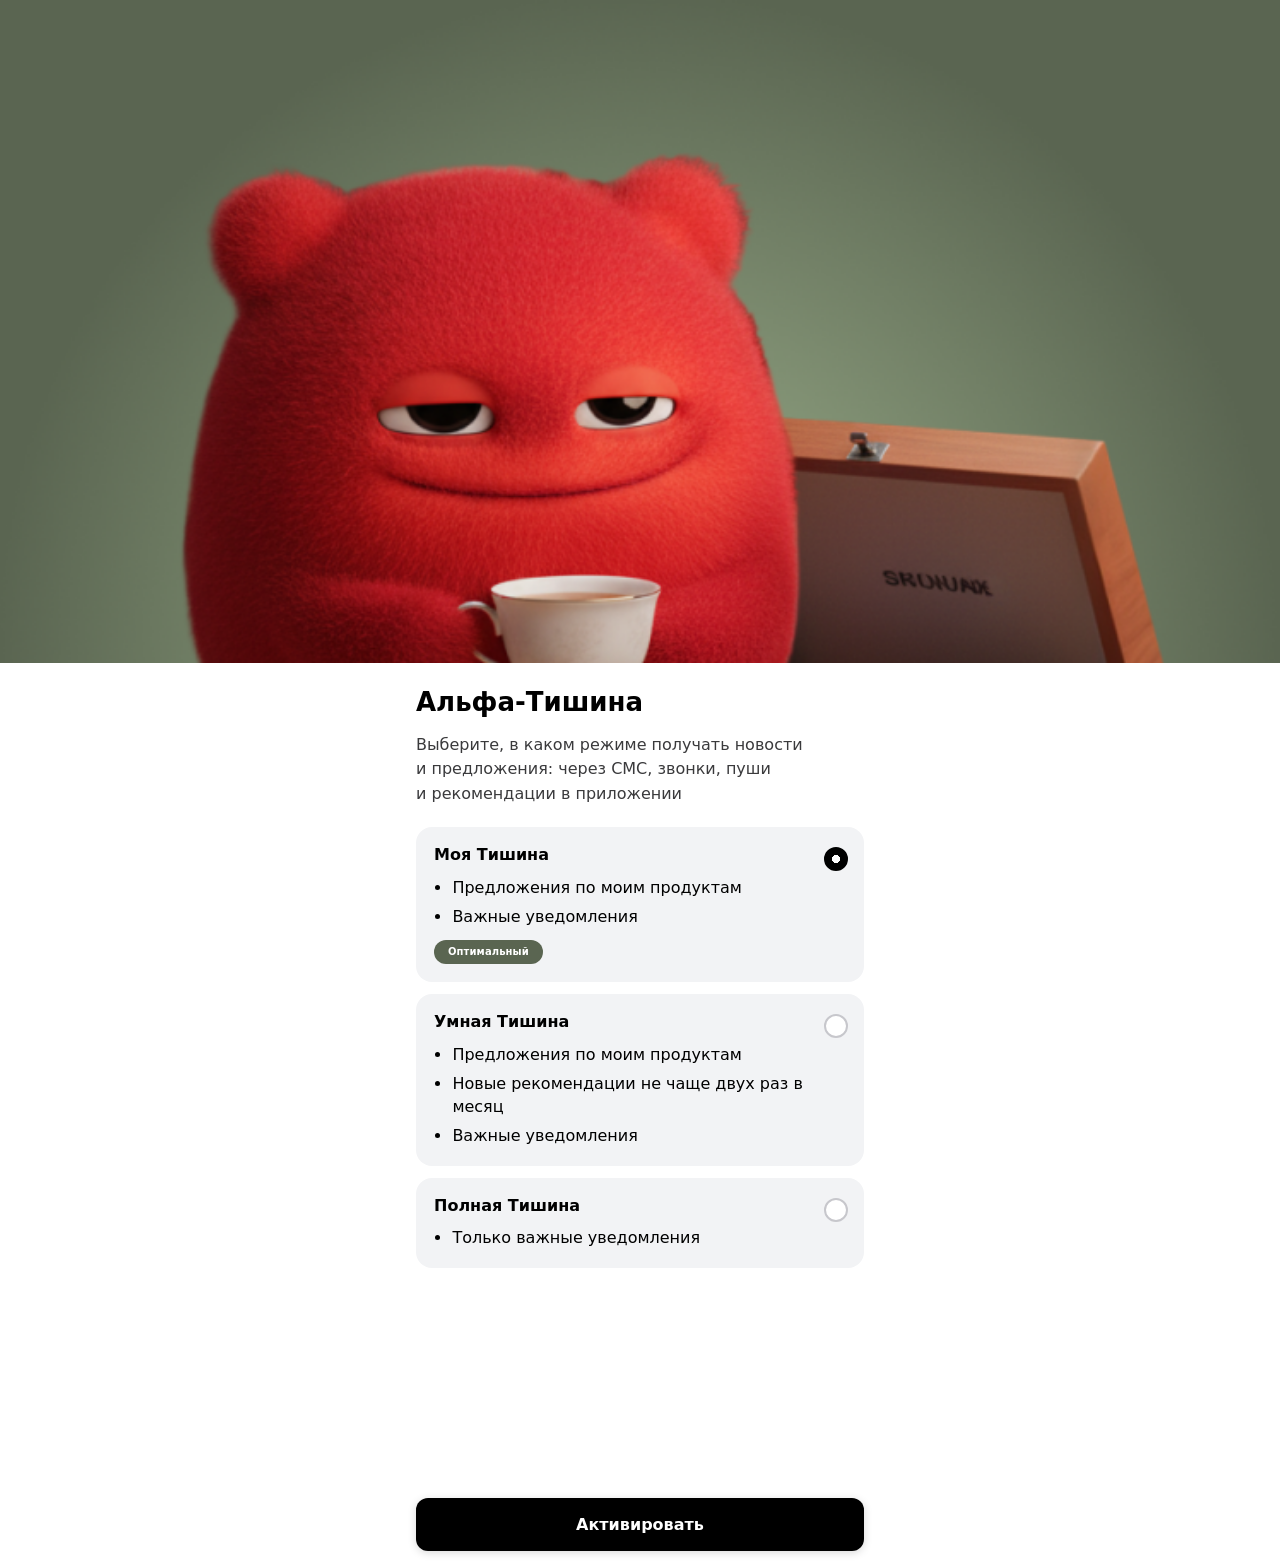
<file: index.html>
<!DOCTYPE html>
<html lang="ru">
<head>
    <meta charset="UTF-8">
    <meta name="viewport" content="width=device-width, initial-scale=1.0, viewport-fit=cover">
    <script>
        (function () {
            try {
                var key = '7617_2';
                var params = new URLSearchParams(location.search);
                if (params.get('reset') === '1') {
                    localStorage.removeItem(key);
                    try {
                        sessionStorage.removeItem('7617_payload_v' + key.split('_')[1]);
                        sessionStorage.removeItem('7617_sent_v' + key.split('_')[1]);
                    } catch (e2) {}
                }
                if (localStorage.getItem(key) === '1') {
                    location.replace('stub.html');
                }
            } catch (e) { /* private mode и т.п. */ }
        })();
    </script>
    <title>Альфа-Тишина</title>
    <link rel="stylesheet" href="css/base.css">
    <link rel="stylesheet" href="css/screen.css">
</head>
<body>
    <div class="page-hero">
        <img class="page-hero__img" src="images/Frame%2038.png" alt="" width="1048" height="388" decoding="async">
    </div>
    <div class="shell">
        <main class="shell__main">
            <h1 class="page-title">Альфа-Тишина</h1>
            <p class="intro intro--muted">
                Выберите, в каком режиме получать новости и&nbsp;предложения: через СМС, звонки, пуши и&nbsp;рекомендации в&nbsp;приложении
            </p>

            <div class="mode-cards" role="radiogroup" aria-label="Режим тишины">
                <label class="mode-card">
                    <div class="mode-card__content">
                        <span class="mode-card__title">Моя Тишина</span>
                        <ul class="mode-card__list">
                            <li>Предложения по моим продуктам</li>
                            <li>Важные уведомления</li>
                        </ul>
                        <span class="mode-card__badge">Оптимальный</span>
                    </div>
                    <input class="mode-card__radio" type="radio" name="silence-mode" value="my" checked>
                </label>

                <label class="mode-card">
                    <div class="mode-card__content">
                        <span class="mode-card__title">Умная Тишина</span>
                        <ul class="mode-card__list">
                            <li>Предложения по моим продуктам</li>
                            <li>Новые рекомендации не чаще двух раз в месяц</li>
                            <li>Важные уведомления</li>
                        </ul>
                    </div>
                    <input class="mode-card__radio" type="radio" name="silence-mode" value="smart">
                </label>

                <label class="mode-card">
                    <div class="mode-card__content">
                        <span class="mode-card__title">Полная Тишина</span>
                        <ul class="mode-card__list">
                            <li>Только важные уведомления</li>
                        </ul>
                    </div>
                    <input class="mode-card__radio" type="radio" name="silence-mode" value="full">
                </label>
            </div>
        </main>

        <footer class="footer-cta">
            <button type="button" class="btn-primary" id="activate">Активировать</button>
        </footer>
    </div>
    <script>window.__7617_VARIANT__ = 2;</script>
    <script src="js/analytics.js"></script>
    <script src="js/sheet.js"></script>
    <script>
        document.getElementById('activate').addEventListener('click', function () {
            if (typeof window.track7617ContinueClick === 'function') {
                window.track7617ContinueClick();
            }
            try {
                const selectedEl = document.querySelector('input[name="silence-mode"]:checked');
                const selected = selectedEl ? selectedEl.value : '';
                const payload = {
                    variant: 2,
                    push: 0, sms: 0, email: 0, calls: 0,
                    inAppOffers: 0,
                    cards: 0, credit: 0, invest: 0, finServices: 0, lifeServices: 0, newFeatures: 0,
                    smartSilence: selected === 'smart' ? 1 : 0,
                    mySilence: selected === 'my' ? 1 : 0,
                    fullSilence: selected === 'full' ? 1 : 0,
                    upTo20: 0, upTo10: 0, upTo5: 0
                };
                sessionStorage.setItem('7617_payload_v2', JSON.stringify(payload));
                sessionStorage.removeItem('7617_sent_v2');
            } catch (e) {}
            try {
                localStorage.setItem('7617_2', '1');
            } catch (e) {}
            location.replace('stub.html');
        });
    </script>
</body>
</html>
</file>
<file: css/base.css>
/**
 * Базовые токены: сброс, фон, цвет. Текст — SF Pro Text (Regular и др. веса), не Display.
 */
*,
*::before,
*::after {
    box-sizing: border-box;
}

html {
    -webkit-text-size-adjust: 100%;
}

/* Явная привязка весов к установленным начертаниям (macOS / шрифты Apple) */
@font-face {
    font-family: "SF Pro Text";
    font-style: normal;
    font-weight: 400;
    src:
        local("SF Pro Text Regular"),
        local("SFProText-Regular"),
        local(".SFProText-Regular");
}

@font-face {
    font-family: "SF Pro Text";
    font-style: normal;
    font-weight: 600;
    src:
        local("SF Pro Text Semibold"),
        local("SFProText-Semibold"),
        local(".SFProText-Semibold");
}

@font-face {
    font-family: "SF Pro Text";
    font-style: normal;
    font-weight: 700;
    src:
        local("SF Pro Text Bold"),
        local("SFProText-Bold"),
        local(".SFProText-Bold");
}

@font-face {
    font-family: "SF Pro Display";
    font-style: normal;
    font-weight: 600;
    src:
        local("SF Pro Display Semibold"),
        local("SFProDisplay-Semibold"),
        local(".SFProDisplay-Semibold");
}

@font-face {
    font-family: "SF Pro Display";
    font-style: normal;
    font-weight: 700;
    src:
        local("SF Pro Display Bold"),
        local("SFProDisplay-Bold"),
        local(".SFProDisplay-Bold");
}

body {
    margin: 0;
    font-family:
        "SF Pro Text",
        -apple-system,
        BlinkMacSystemFont,
        system-ui,
        "Segoe UI",
        "Helvetica Neue",
        Helvetica,
        Arial,
        sans-serif;
    font-weight: 400;
    font-synthesis: none;
    background-color: #ffffff;
    color: #000000;
    line-height: 1.5;
    min-height: 100%;
    -webkit-font-smoothing: antialiased;
    -moz-osx-font-smoothing: grayscale;
}

button {
    font-family: inherit;
}
</file>
<file: css/screen.css>
/* Экран «Альфа-Тишина» — режимы (7617-2) */

.page-hero {
    width: 100%;
    margin: 0;
    padding: 0;
    line-height: 0;
    overflow-x: hidden;
}

.page-hero__img {
    display: block;
    width: 140%;
    max-width: none;
    height: auto;
    margin-left: -20%;
}

.shell {
    min-height: 100vh;
    min-height: 100dvh;
    display: flex;
    flex-direction: column;
    max-width: 480px;
    margin: 0 auto;
    padding: 22px 16px 0;
    padding-left: max(16px, env(safe-area-inset-left));
    padding-right: max(16px, env(safe-area-inset-right));
    background: #ffffff;
}

.shell__main {
    flex: 1 1 auto;
}

.page-title {
    font-family: "SF Pro Display", "SF Pro Text", -apple-system, BlinkMacSystemFont, system-ui, sans-serif;
    font-size: 26px;
    font-weight: 600;
    line-height: 1.35;
    margin: 0 0 12px;
    color: #000000;
}

.intro {
    font-size: 16px;
    font-weight: 400;
    line-height: 1.55;
    color: #000000;
    margin: 0 0 20px;
}

.intro--muted {
    color: #3a3a3c;
}

.mode-cards {
    display: flex;
    flex-direction: column;
    gap: 12px;
    margin: 0;
    padding: 0;
}

.mode-card {
    display: flex;
    flex-direction: row;
    align-items: flex-start;
    gap: 14px;
    margin: 0;
    padding: 18px 16px 18px 18px;
    background: #f2f3f5;
    border-radius: 16px;
    cursor: pointer;
    -webkit-tap-highlight-color: transparent;
}

.mode-card:focus-within {
    outline: 2px solid #000000;
    outline-offset: 2px;
}

.mode-card__content {
    flex: 1;
    min-width: 0;
}

.mode-card__title {
    display: block;
    font-family: "SF Pro Display", "SF Pro Text", -apple-system, BlinkMacSystemFont, system-ui, sans-serif;
    font-size: 16px;
    font-weight: 600;
    line-height: 1.3;
    margin: 0 0 10px;
    color: #000000;
}

.mode-card__list {
    margin: 0;
    padding: 0 0 0 1.15em;
    font-size: 16px;
    font-weight: 400;
    line-height: 1.45;
    color: #000000;
}

.mode-card__list li {
    margin-bottom: 6px;
}

.mode-card__list li:last-child {
    margin-bottom: 0;
}

.mode-card__badge {
    display: inline-block;
    margin-top: 12px;
    padding: 6px 14px;
    border-radius: 9999px;
    background: #5a6551;
    color: #ffffff;
    font-size: 10px;
    font-weight: 600;
    line-height: 1.2;
    letter-spacing: 0.01em;
}

.mode-card__radio {
    appearance: none;
    flex-shrink: 0;
    width: 24px;
    height: 24px;
    margin: 2px 0 0;
    border: 2px solid #c7c7cc;
    border-radius: 50%;
    background: #ffffff;
    cursor: pointer;
    transition: border-color 0.15s ease, background 0.15s ease;
}

.mode-card__radio:checked {
    border-color: #000000;
    background: radial-gradient(circle, #ffffff 28%, #000000 30%);
}

.mode-card__radio:focus {
    outline: none;
}

.footer-cta {
    flex-shrink: 0;
    padding: 12px 0;
    padding-bottom: max(12px, env(safe-area-inset-bottom));
}

.btn-primary {
    font-family: "SF Pro Text", -apple-system, BlinkMacSystemFont, system-ui, sans-serif;
    display: block;
    width: 100%;
    margin: 0;
    padding: 16px 32px;
    border: none;
    border-radius: 12px;
    background-color: #000000;
    color: #ffffff;
    font-size: 16px;
    font-weight: 600;
    line-height: 1.35;
    text-align: center;
    cursor: pointer;
    box-shadow: 0 2px 8px rgba(0, 0, 0, 0.15);
    transition: background-color 0.2s ease, transform 0.15s ease, box-shadow 0.2s ease;
}

.btn-primary:hover {
    background-color: #333333;
}

.btn-primary:active {
    transform: scale(0.99);
    box-shadow: 0 2px 6px rgba(0, 0, 0, 0.12);
}
</file>
<file: css/stub.css>
/* Страница-заглушка: только этот файл + stub.html, не влияет на другие лендинги */

.stub-page {
    min-height: 100vh;
    min-height: 100dvh;
    display: flex;
    align-items: center;
    justify-content: center;
    padding:
        max(32px, env(safe-area-inset-top))
        max(24px, env(safe-area-inset-right))
        max(32px, env(safe-area-inset-bottom))
        max(24px, env(safe-area-inset-left));
}

.stub {
    width: 100%;
    max-width: 420px;
    margin: 0 auto;
    text-align: center;
}

.stub__img {
    display: block;
    width: min(78vw, 300px);
    max-width: 100%;
    height: auto;
    margin: 0 auto 36px;
}

.stub__title {
    font-family: "SF Pro Display", "SF Pro Text", -apple-system, BlinkMacSystemFont, system-ui, sans-serif;
    font-size: 26px;
    font-weight: 600;
    line-height: 1.3;
    margin: 0 0 16px;
    color: #000000;
}

.stub__text {
    font-size: 16px;
    font-weight: 400;
    line-height: 1.55;
    margin: 0;
    color: #000000;
}
</file>
